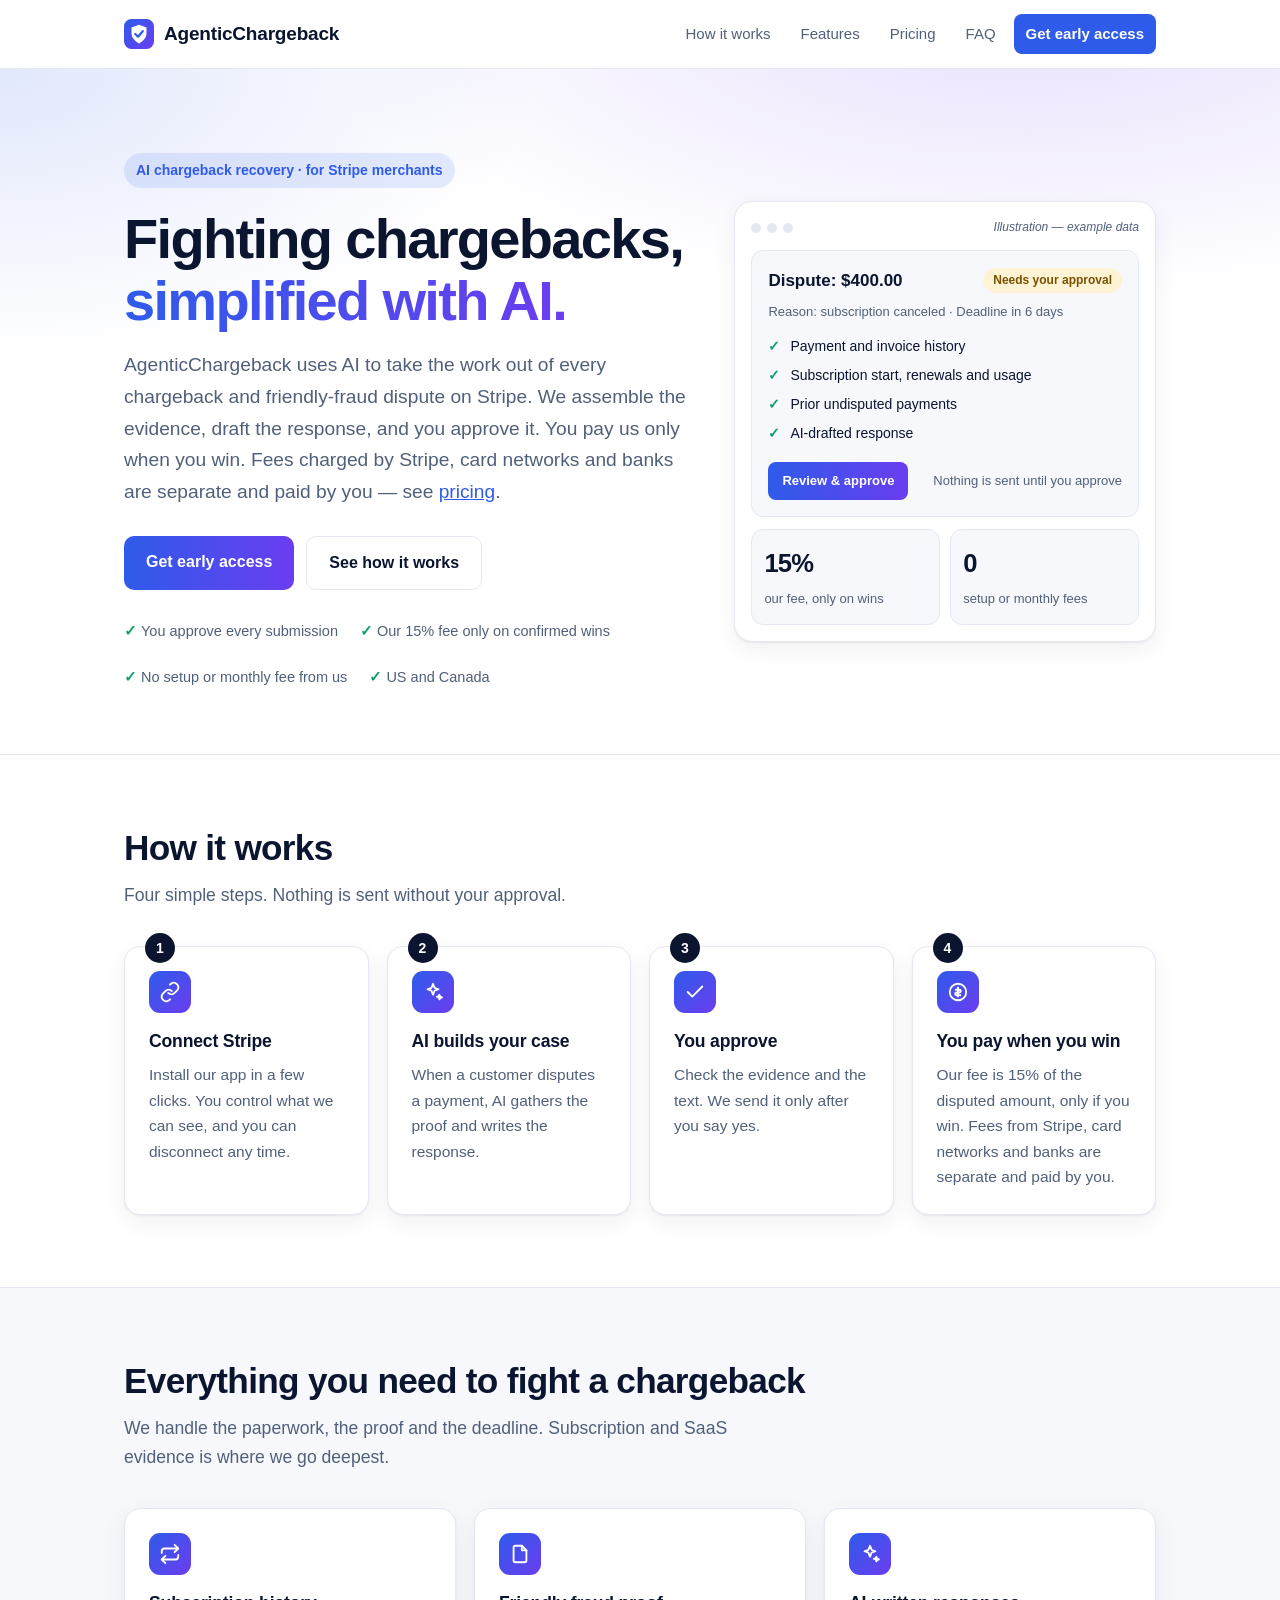
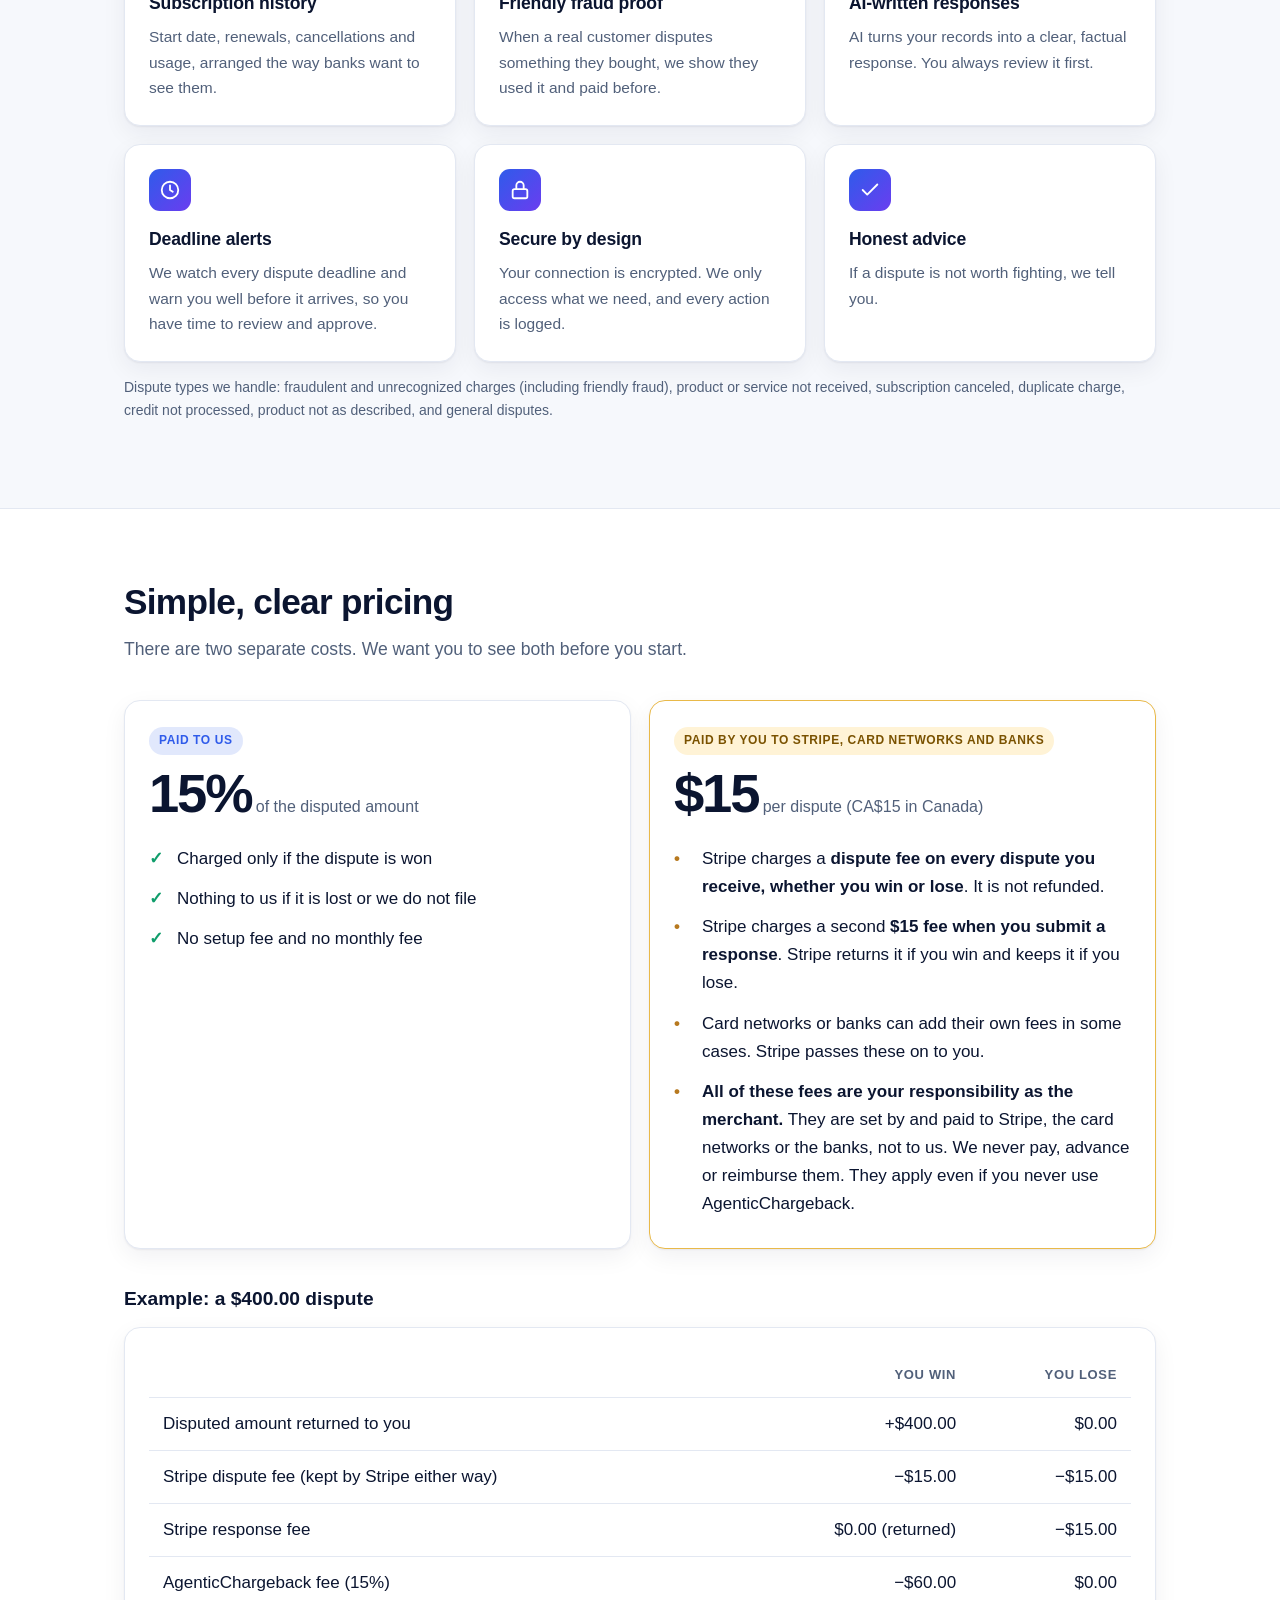
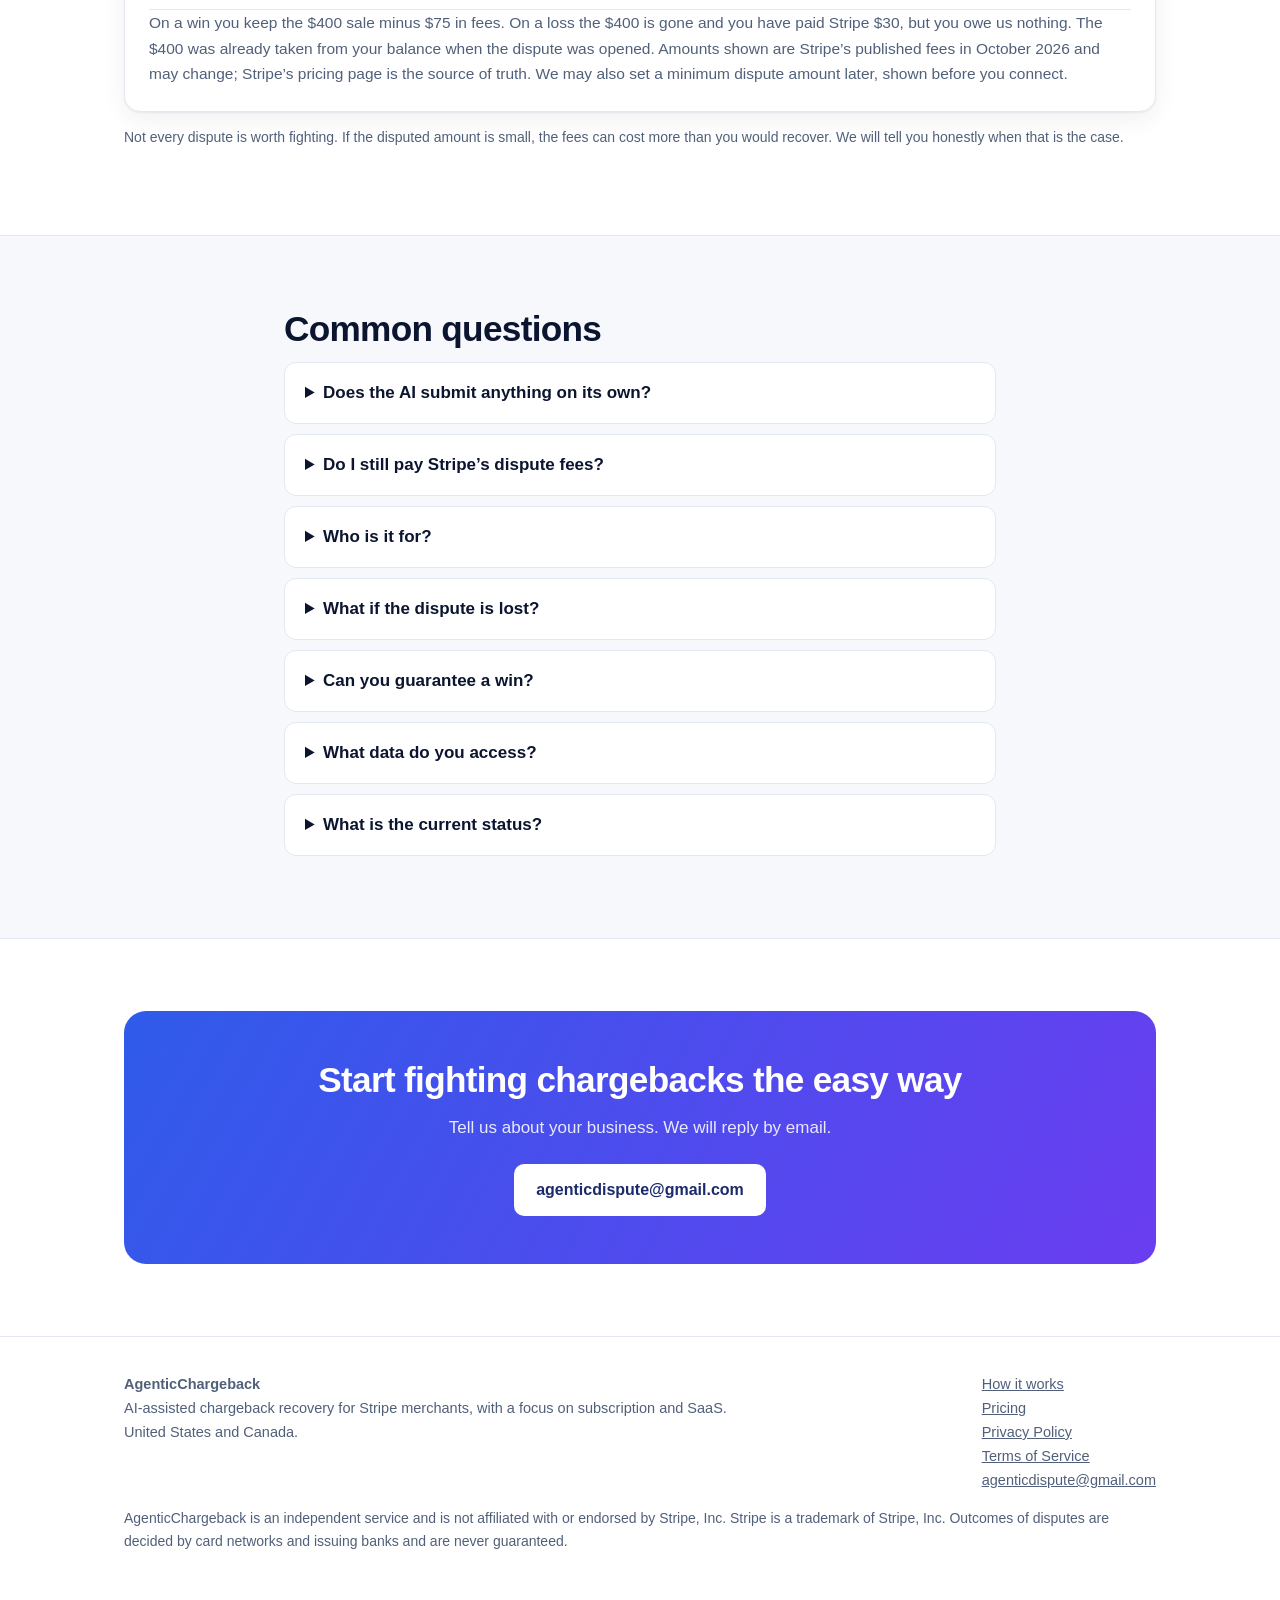
<file: index.html>
<!doctype html><html lang="en"><head><meta charset="utf-8"><meta name="viewport" content="width=device-width,initial-scale=1"><title>AgenticChargeback | AI chargeback recovery for Stripe merchants</title><meta name="description" content="AI-assisted recovery of every kind of chargeback and friendly-fraud dispute on Stripe. You approve every response. Our fee is 15 percent of the disputed amount, only on wins. Stripe dispute fees are separate."><meta name="theme-color" content="#2f5bea"><link rel="stylesheet" href="style.css"></head><body>
<header><div class="wrap"><a class="logo" href="index.html"><svg viewBox="0 0 32 32" aria-hidden="true"><defs><linearGradient id="g" x1="0" y1="0" x2="1" y2="1"><stop offset="0" stop-color="#2f5bea"/><stop offset="1" stop-color="#6a3df0"/></linearGradient></defs><rect width="32" height="32" rx="8" fill="url(#g)"/><path d="M16 6l8 3v6c0 5-3.4 8.6-8 11-4.6-2.4-8-6-8-11V9z" fill="#fff"/><path d="M12 16l3 3 5-6" fill="none" stroke="#2f5bea" stroke-width="2.4" stroke-linecap="round" stroke-linejoin="round"/></svg>AgenticChargeback</a><nav><a href="#how">How it works</a><a href="#features">Features</a><a href="#pricing">Pricing</a><a href="#faq">FAQ</a><a class="btn" href="#contact">Get early access</a></nav></div></header>
<div class="hero"><div class="wrap herogrid"><div>
<span class="eyebrow">AI chargeback recovery &middot; for Stripe merchants</span>
<h1>Fighting chargebacks, <span class="grad">simplified with AI.</span></h1>
<p class="sub">AgenticChargeback uses AI to take the work out of every chargeback and friendly-fraud dispute on Stripe. We assemble the evidence, draft the response, and you approve it. You pay us only when you win. Fees charged by Stripe, card networks and banks are separate and paid by you &mdash; see <a href="#pricing">pricing</a>.</p>
<div class="cta"><a class="btn-lg btn-p" href="#contact">Get early access</a><a class="btn-lg btn-s" href="#how">See how it works</a></div>
<div class="trust"><span>You approve every submission</span><span>Our 15% fee only on confirmed wins</span><span>No setup or monthly fee from us</span><span>US and Canada</span></div></div>
<aside class="mock" aria-label="Illustration of a dispute case">
<div class="mock-top"><span class="dot"></span><span class="dot"></span><span class="dot"></span><em>Illustration &mdash; example data</em></div>
<div class="mock-card"><div class="row"><strong>Dispute: $400.00</strong><span class="pill warn">Needs your approval</span></div>
<p class="mini">Reason: subscription canceled &middot; Deadline in 6 days</p>
<ul class="check"><li>Payment and invoice history</li><li>Subscription start, renewals and usage</li><li>Prior undisputed payments</li><li>AI-drafted response</li></ul>
<div class="row"><span class="btn-mini">Review &amp; approve</span><span class="mini">Nothing is sent until you approve</span></div></div>
<div class="mock-grid"><div class="tile"><b>15%</b><span>our fee, only on wins</span></div><div class="tile"><b>0</b><span>setup or monthly fees</span></div></div>
</aside>
</div></div>

<section id="how"><div class="wrap"><h2>How it works</h2><p class="lead">Four simple steps. Nothing is sent without your approval.</p>
<div class="grid steps">
<div class="card"><div class="ic"><svg viewBox="0 0 24 24" fill="none" stroke="currentColor" stroke-width="2" stroke-linecap="round" stroke-linejoin="round"><path d="M10 13a5 5 0 007 0l3-3a5 5 0 00-7-7l-1 1"/><path d="M14 11a5 5 0 00-7 0l-3 3a5 5 0 007 7l1-1"/></svg></div><h3>Connect Stripe</h3><p>Install our app in a few clicks. You control what we can see, and you can disconnect any time.</p></div>
<div class="card"><div class="ic"><svg viewBox="0 0 24 24" fill="none" stroke="currentColor" stroke-width="2" stroke-linecap="round" stroke-linejoin="round"><path d="M12 3l1.8 4.6L18 9l-4.2 1.4L12 15l-1.8-4.6L6 9l4.2-1.4z"/><path d="M19 15l.8 2 2 .8-2 .8L19 20l-.8-2-2-.8 2-.8z"/></svg></div><h3>AI builds your case</h3><p>When a customer disputes a payment, AI gathers the proof and writes the response.</p></div>
<div class="card"><div class="ic"><svg viewBox="0 0 24 24" fill="none" stroke="currentColor" stroke-width="2" stroke-linecap="round" stroke-linejoin="round"><path d="M20 6L9 17l-5-5"/></svg></div><h3>You approve</h3><p>Check the evidence and the text. We send it only after you say yes.</p></div>
<div class="card"><div class="ic"><svg viewBox="0 0 24 24" fill="none" stroke="currentColor" stroke-width="2" stroke-linecap="round" stroke-linejoin="round"><circle cx="12" cy="12" r="9"/><path d="M12 7v10M9.5 9.5h4a1.5 1.5 0 010 3h-3a1.5 1.5 0 000 3h4"/></svg></div><h3>You pay when you win</h3><p>Our fee is 15% of the disputed amount, only if you win. Fees from Stripe, card networks and banks are separate and paid by you.</p></div>
</div></div></section>

<section class="alt" id="features"><div class="wrap"><h2>Everything you need to fight a chargeback</h2><p class="lead">We handle the paperwork, the proof and the deadline. Subscription and SaaS evidence is where we go deepest.</p>
<div class="grid g3">
<div class="card"><div class="ic"><svg viewBox="0 0 24 24" fill="none" stroke="currentColor" stroke-width="2" stroke-linecap="round" stroke-linejoin="round"><path d="M17 2l4 4-4 4"/><path d="M3 11V9a3 3 0 013-3h15"/><path d="M7 22l-4-4 4-4"/><path d="M21 13v2a3 3 0 01-3 3H3"/></svg></div><h3>Subscription history</h3><p>Start date, renewals, cancellations and usage, arranged the way banks want to see them.</p></div>
<div class="card"><div class="ic"><svg viewBox="0 0 24 24" fill="none" stroke="currentColor" stroke-width="2" stroke-linecap="round" stroke-linejoin="round"><path d="M14 3H7a2 2 0 00-2 2v14a2 2 0 002 2h10a2 2 0 002-2V8z"/><path d="M14 3v5h5"/></svg></div><h3>Friendly fraud proof</h3><p>When a real customer disputes something they bought, we show they used it and paid before.</p></div>
<div class="card"><div class="ic"><svg viewBox="0 0 24 24" fill="none" stroke="currentColor" stroke-width="2" stroke-linecap="round" stroke-linejoin="round"><path d="M12 3l1.8 4.6L18 9l-4.2 1.4L12 15l-1.8-4.6L6 9l4.2-1.4z"/><path d="M19 15l.8 2 2 .8-2 .8L19 20l-.8-2-2-.8 2-.8z"/></svg></div><h3>AI-written responses</h3><p>AI turns your records into a clear, factual response. You always review it first.</p></div>
<div class="card"><div class="ic"><svg viewBox="0 0 24 24" fill="none" stroke="currentColor" stroke-width="2" stroke-linecap="round" stroke-linejoin="round"><circle cx="12" cy="12" r="9"/><path d="M12 7v5l3 2"/></svg></div><h3>Deadline alerts</h3><p>We watch every dispute deadline and warn you well before it arrives, so you have time to review and approve.</p></div>
<div class="card"><div class="ic"><svg viewBox="0 0 24 24" fill="none" stroke="currentColor" stroke-width="2" stroke-linecap="round" stroke-linejoin="round"><rect x="4" y="11" width="16" height="10" rx="2"/><path d="M8 11V7a4 4 0 018 0v4"/></svg></div><h3>Secure by design</h3><p>Your connection is encrypted. We only access what we need, and every action is logged.</p></div>
<div class="card"><div class="ic"><svg viewBox="0 0 24 24" fill="none" stroke="currentColor" stroke-width="2" stroke-linecap="round" stroke-linejoin="round"><path d="M20 6L9 17l-5-5"/></svg></div><h3>Honest advice</h3><p>If a dispute is not worth fighting, we tell you.</p></div>
</div>
<p class="note">Dispute types we handle: fraudulent and unrecognized charges (including friendly fraud), product or service not received, subscription canceled, duplicate charge, credit not processed, product not as described, and general disputes.</p></div></section>

<section id="pricing"><div class="wrap"><h2>Simple, clear pricing</h2><p class="lead">There are two separate costs. We want you to see both before you start.</p>
<div class="price2">
<div class="card"><span class="tag us">Paid to us</span><div class="big">15%<small> of the disputed amount</small></div><ul class="ticks"><li>Charged only if the dispute is won</li><li>Nothing to us if it is lost or we do not file</li><li>No setup fee and no monthly fee</li></ul></div>
<div class="card warnbox"><span class="tag stripe">Paid by you to Stripe, card networks and banks</span><div class="big">$15<small> per dispute (CA$15 in Canada)</small></div><ul class="ticks x"><li>Stripe charges a <strong>dispute fee on every dispute you receive, whether you win or lose</strong>. It is not refunded.</li><li>Stripe charges a second <strong>$15 fee when you submit a response</strong>. Stripe returns it if you win and keeps it if you lose.</li><li>Card networks or banks can add their own fees in some cases. Stripe passes these on to you.</li><li><strong>All of these fees are your responsibility as the merchant.</strong> They are set by and paid to Stripe, the card networks or the banks, not to us. We never pay, advance or reimburse them. They apply even if you never use AgenticChargeback.</li></ul></div></div>
<h3 class="ex">Example: a $400.00 dispute</h3>
<div class="card"><div class="tw"><table><tr><th></th><th>You win</th><th>You lose</th></tr>
<tr><td>Disputed amount returned to you</td><td>+$400.00</td><td>$0.00</td></tr>
<tr><td>Stripe dispute fee (kept by Stripe either way)</td><td>&minus;$15.00</td><td>&minus;$15.00</td></tr>
<tr><td>Stripe response fee</td><td>$0.00 (returned)</td><td>&minus;$15.00</td></tr>
<tr><td>AgenticChargeback fee (15%)</td><td>&minus;$60.00</td><td>$0.00</td></tr></table></div>
<p class="note">On a win you keep the $400 sale minus $75 in fees. On a loss the $400 is gone and you have paid Stripe $30, but you owe us nothing. The $400 was already taken from your balance when the dispute was opened. Amounts shown are Stripe&rsquo;s published fees in October 2026 and may change; Stripe&rsquo;s pricing page is the source of truth. We may also set a minimum dispute amount later, shown before you connect.</p></div>
<p class="note">Not every dispute is worth fighting. If the disputed amount is small, the fees can cost more than you would recover. We will tell you honestly when that is the case.</p></div></section>

<section class="alt" id="faq"><div class="wrap narrow"><h2>Common questions</h2>
<details><summary>Does the AI submit anything on its own?</summary><p>No. AI helps prepare and draft. Nothing is sent to Stripe until you approve the exact evidence and text.</p></details>
<details><summary>Do I still pay Stripe&rsquo;s dispute fees?</summary><p>Yes. Every fee charged by Stripe, the card networks or the banks is the merchant&rsquo;s responsibility, including the dispute fee (win or lose), the response fee (returned if you win) and any network fee. They are billed to you by Stripe, not by us. Our 15% is separate and charged only on wins. See the example under Pricing.</p></details>
<details><summary>Who is it for?</summary><p>Businesses in the United States and Canada that process cards with Stripe. We are strongest for software and subscription businesses.</p></details>
<details><summary>What if the dispute is lost?</summary><p>You owe us nothing. We only charge when a dispute is confirmed as won. Fees from Stripe, card networks and banks still apply and are your responsibility.</p></details>
<details><summary>Can you guarantee a win?</summary><p>No. Card networks and issuing banks decide every outcome. We aim to give you the strongest honest case.</p></details>
<details><summary>What data do you access?</summary><p>Only what is needed to build the evidence: the disputed payment and related invoice, customer and subscription records you authorize. Connection tokens are stored encrypted, and we do not sell data. See our <a href="privacy.html">Privacy Policy</a>.</p></details>
<details><summary>What is the current status?</summary><p>AgenticChargeback is in early access. We are onboarding a small number of merchants, starting with subscription and SaaS businesses.</p></details></div></section>

<section id="contact"><div class="wrap"><div class="band"><h2>Start fighting chargebacks the easy way</h2><p>Tell us about your business. We will reply by email.</p><a class="btn-lg" href="mailto:agenticdispute@gmail.com?subject=Early%20access">agenticdispute@gmail.com</a></div></div></section>
<footer><div class="wrap"><div class="cols"><div><strong>AgenticChargeback</strong><br>AI-assisted chargeback recovery for Stripe merchants, with a focus on subscription and SaaS.<br>United States and Canada.</div><div><a href="index.html#how">How it works</a><br><a href="index.html#pricing">Pricing</a><br><a href="privacy.html">Privacy Policy</a><br><a href="terms.html">Terms of Service</a><br><a href="mailto:agenticdispute@gmail.com">agenticdispute@gmail.com</a></div></div>
<p class="note">AgenticChargeback is an independent service and is not affiliated with or endorsed by Stripe, Inc. Stripe is a trademark of Stripe, Inc. Outcomes of disputes are decided by card networks and issuing banks and are never guaranteed.</p></div></footer></body></html>
</file>
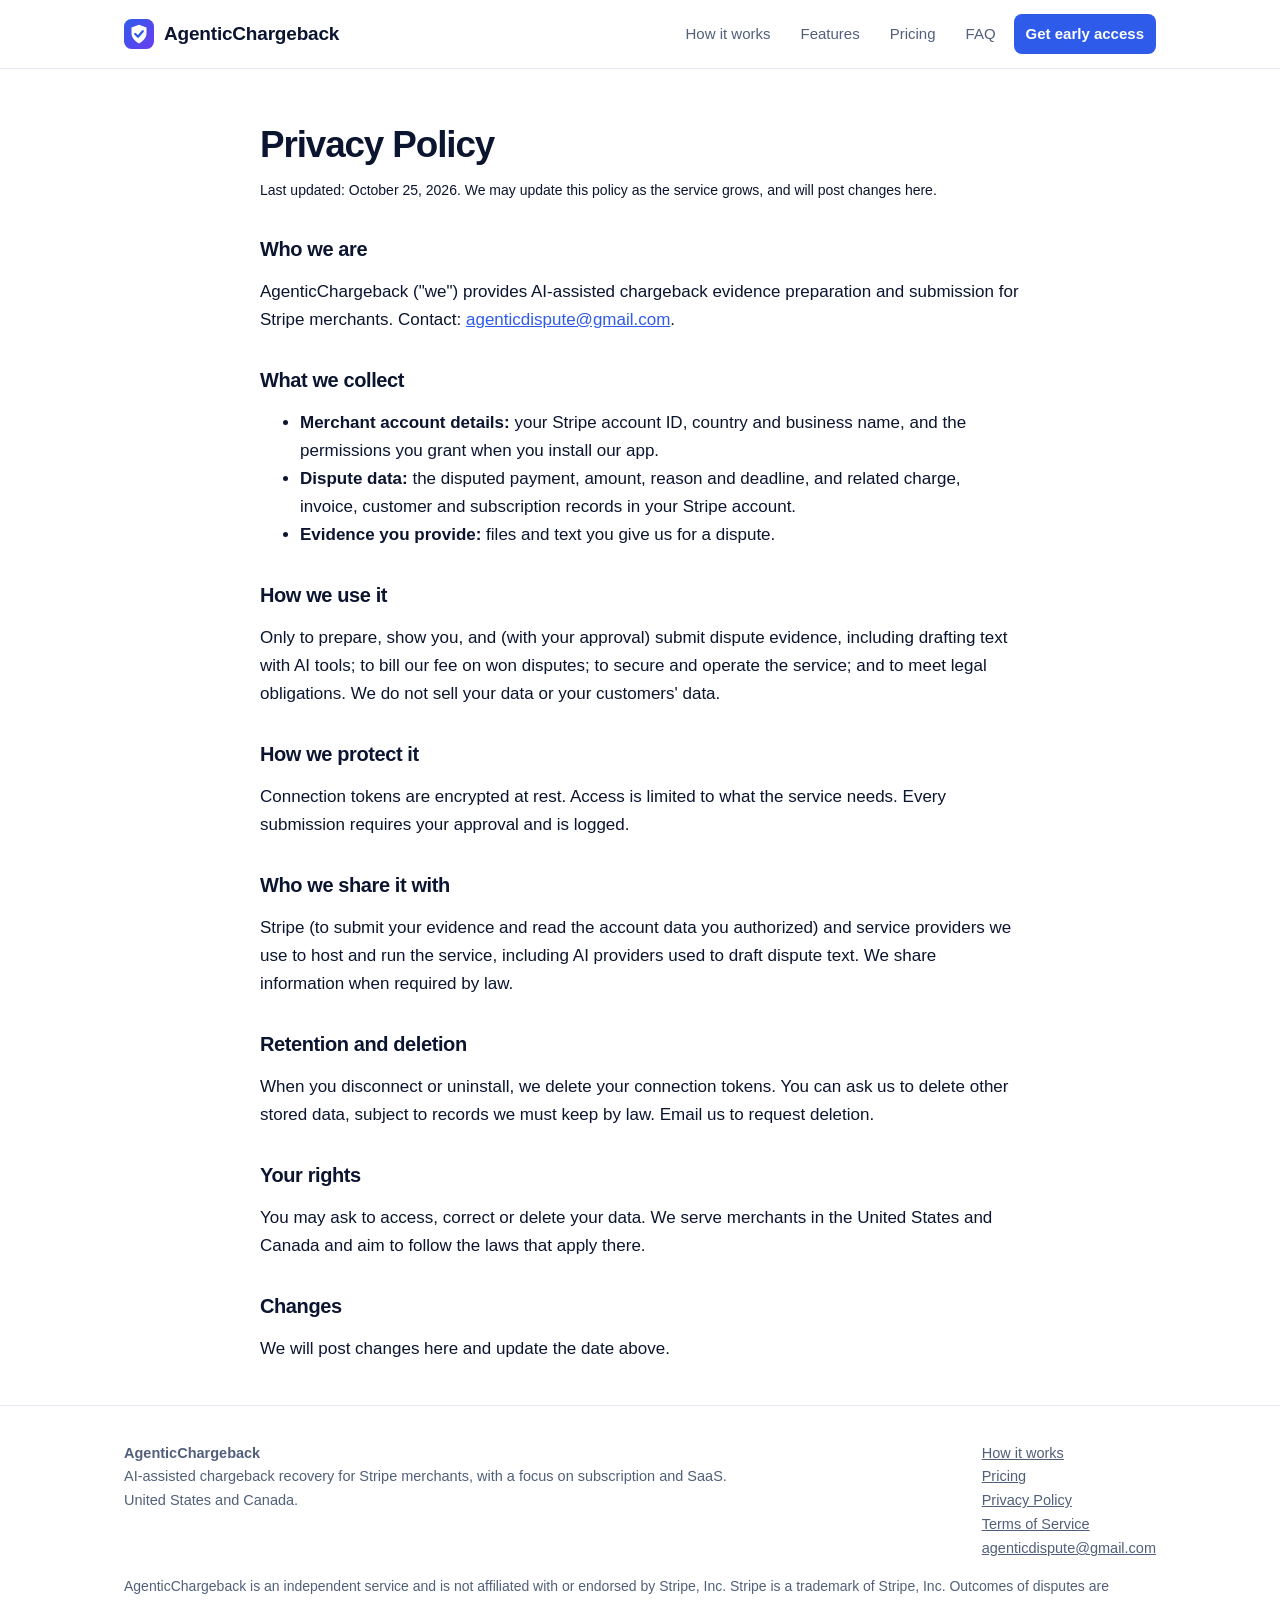
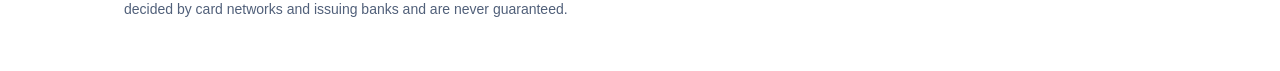
<file: privacy.html>
<!doctype html><html lang="en"><head><meta charset="utf-8"><meta name="viewport" content="width=device-width,initial-scale=1"><title>Privacy Policy | AgenticChargeback</title><meta name="description" content="How AgenticChargeback collects, uses and protects data."><meta name="theme-color" content="#2f5bea"><link rel="stylesheet" href="style.css"></head><body>
<header><div class="wrap"><a class="logo" href="index.html"><svg viewBox="0 0 32 32" aria-hidden="true"><defs><linearGradient id="g" x1="0" y1="0" x2="1" y2="1"><stop offset="0" stop-color="#2f5bea"/><stop offset="1" stop-color="#6a3df0"/></linearGradient></defs><rect width="32" height="32" rx="8" fill="url(#g)"/><path d="M16 6l8 3v6c0 5-3.4 8.6-8 11-4.6-2.4-8-6-8-11V9z" fill="#fff"/><path d="M12 16l3 3 5-6" fill="none" stroke="#2f5bea" stroke-width="2.4" stroke-linecap="round" stroke-linejoin="round"/></svg>AgenticChargeback</a><nav><a href="index.html#how">How it works</a><a href="index.html#features">Features</a><a href="index.html#pricing">Pricing</a><a href="index.html#faq">FAQ</a><a class="btn" href="index.html#contact">Get early access</a></nav></div></header>
<main class="wrap narrow page"><h1>Privacy Policy</h1>
<p class="note">Last updated: October 25, 2026. We may update this policy as the service grows, and will post changes here.</p>
<h2>Who we are</h2><p>AgenticChargeback ("we") provides AI-assisted chargeback evidence preparation and submission for Stripe merchants. Contact: <a href="mailto:agenticdispute@gmail.com">agenticdispute@gmail.com</a>.</p>
<h2>What we collect</h2><ul><li><strong>Merchant account details:</strong> your Stripe account ID, country and business name, and the permissions you grant when you install our app.</li><li><strong>Dispute data:</strong> the disputed payment, amount, reason and deadline, and related charge, invoice, customer and subscription records in your Stripe account.</li><li><strong>Evidence you provide:</strong> files and text you give us for a dispute.</li></ul>
<h2>How we use it</h2><p>Only to prepare, show you, and (with your approval) submit dispute evidence, including drafting text with AI tools; to bill our fee on won disputes; to secure and operate the service; and to meet legal obligations. We do not sell your data or your customers' data.</p>
<h2>How we protect it</h2><p>Connection tokens are encrypted at rest. Access is limited to what the service needs. Every submission requires your approval and is logged.</p>
<h2>Who we share it with</h2><p>Stripe (to submit your evidence and read the account data you authorized) and service providers we use to host and run the service, including AI providers used to draft dispute text. We share information when required by law.</p>
<h2>Retention and deletion</h2><p>When you disconnect or uninstall, we delete your connection tokens. You can ask us to delete other stored data, subject to records we must keep by law. Email us to request deletion.</p>
<h2>Your rights</h2><p>You may ask to access, correct or delete your data. We serve merchants in the United States and Canada and aim to follow the laws that apply there.</p>
<h2>Changes</h2><p>We will post changes here and update the date above.</p></main><footer><div class="wrap"><div class="cols"><div><strong>AgenticChargeback</strong><br>AI-assisted chargeback recovery for Stripe merchants, with a focus on subscription and SaaS.<br>United States and Canada.</div><div><a href="index.html#how">How it works</a><br><a href="index.html#pricing">Pricing</a><br><a href="privacy.html">Privacy Policy</a><br><a href="terms.html">Terms of Service</a><br><a href="mailto:agenticdispute@gmail.com">agenticdispute@gmail.com</a></div></div>
<p class="note">AgenticChargeback is an independent service and is not affiliated with or endorsed by Stripe, Inc. Stripe is a trademark of Stripe, Inc. Outcomes of disputes are decided by card networks and issuing banks and are never guaranteed.</p></div></footer></body></html>
</file>
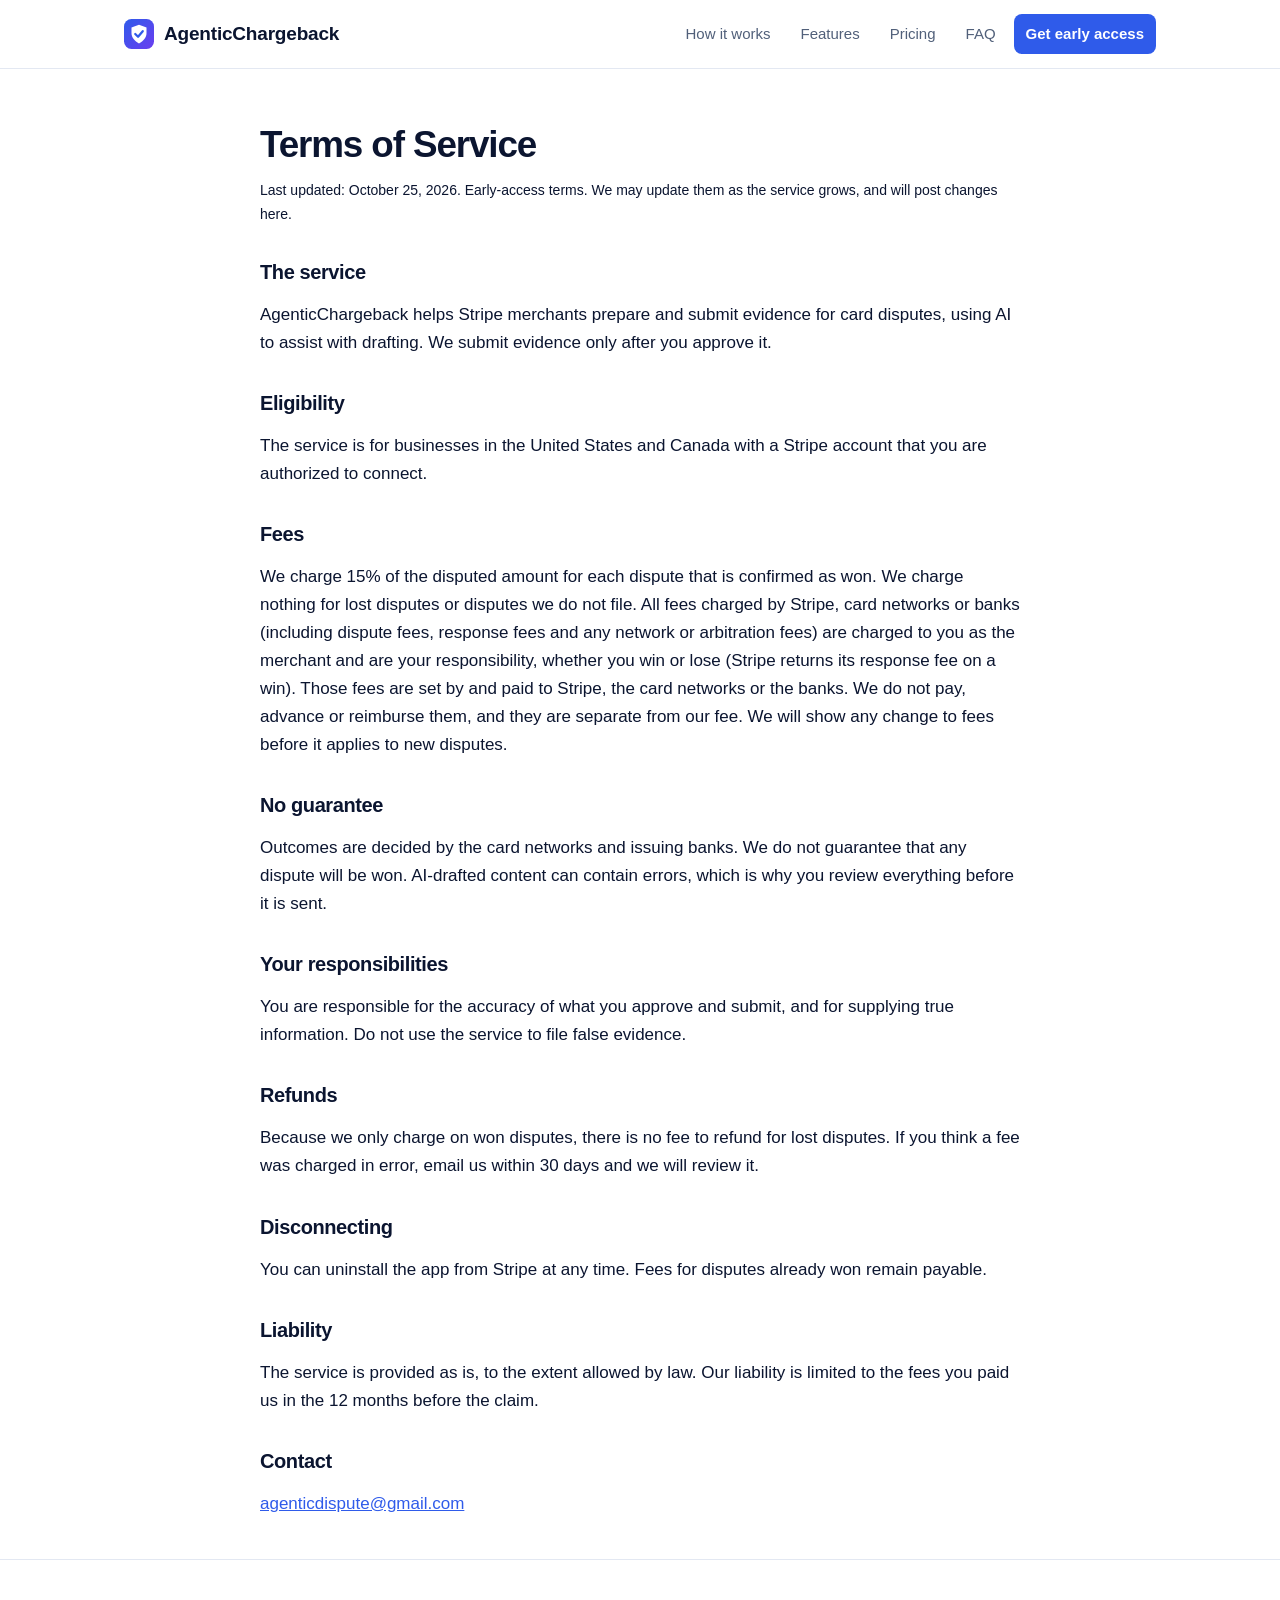
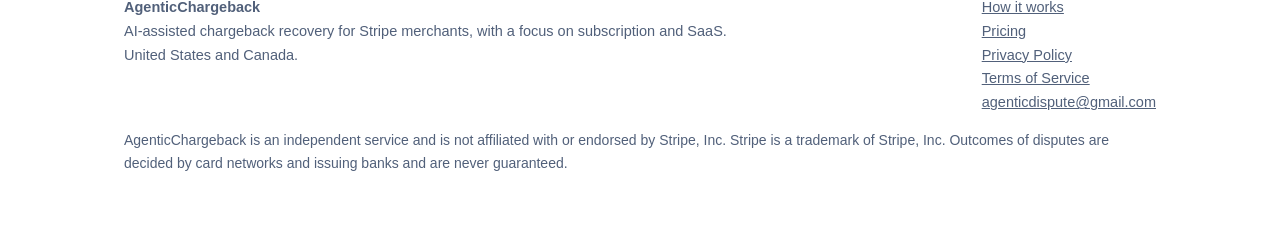
<file: terms.html>
<!doctype html><html lang="en"><head><meta charset="utf-8"><meta name="viewport" content="width=device-width,initial-scale=1"><title>Terms of Service | AgenticChargeback</title><meta name="description" content="Terms for using AgenticChargeback."><meta name="theme-color" content="#2f5bea"><link rel="stylesheet" href="style.css"></head><body>
<header><div class="wrap"><a class="logo" href="index.html"><svg viewBox="0 0 32 32" aria-hidden="true"><defs><linearGradient id="g" x1="0" y1="0" x2="1" y2="1"><stop offset="0" stop-color="#2f5bea"/><stop offset="1" stop-color="#6a3df0"/></linearGradient></defs><rect width="32" height="32" rx="8" fill="url(#g)"/><path d="M16 6l8 3v6c0 5-3.4 8.6-8 11-4.6-2.4-8-6-8-11V9z" fill="#fff"/><path d="M12 16l3 3 5-6" fill="none" stroke="#2f5bea" stroke-width="2.4" stroke-linecap="round" stroke-linejoin="round"/></svg>AgenticChargeback</a><nav><a href="index.html#how">How it works</a><a href="index.html#features">Features</a><a href="index.html#pricing">Pricing</a><a href="index.html#faq">FAQ</a><a class="btn" href="index.html#contact">Get early access</a></nav></div></header>
<main class="wrap narrow page"><h1>Terms of Service</h1>
<p class="note">Last updated: October 25, 2026. Early-access terms. We may update them as the service grows, and will post changes here.</p>
<h2>The service</h2><p>AgenticChargeback helps Stripe merchants prepare and submit evidence for card disputes, using AI to assist with drafting. We submit evidence only after you approve it.</p>
<h2>Eligibility</h2><p>The service is for businesses in the United States and Canada with a Stripe account that you are authorized to connect.</p>
<h2>Fees</h2><p>We charge 15% of the disputed amount for each dispute that is confirmed as won. We charge nothing for lost disputes or disputes we do not file. All fees charged by Stripe, card networks or banks (including dispute fees, response fees and any network or arbitration fees) are charged to you as the merchant and are your responsibility, whether you win or lose (Stripe returns its response fee on a win). Those fees are set by and paid to Stripe, the card networks or the banks. We do not pay, advance or reimburse them, and they are separate from our fee. We will show any change to fees before it applies to new disputes.</p>
<h2>No guarantee</h2><p>Outcomes are decided by the card networks and issuing banks. We do not guarantee that any dispute will be won. AI-drafted content can contain errors, which is why you review everything before it is sent.</p>
<h2>Your responsibilities</h2><p>You are responsible for the accuracy of what you approve and submit, and for supplying true information. Do not use the service to file false evidence.</p>
<h2>Refunds</h2><p>Because we only charge on won disputes, there is no fee to refund for lost disputes. If you think a fee was charged in error, email us within 30 days and we will review it.</p>
<h2>Disconnecting</h2><p>You can uninstall the app from Stripe at any time. Fees for disputes already won remain payable.</p>
<h2>Liability</h2><p>The service is provided as is, to the extent allowed by law. Our liability is limited to the fees you paid us in the 12 months before the claim.</p>
<h2>Contact</h2><p><a href="mailto:agenticdispute@gmail.com">agenticdispute@gmail.com</a></p></main><footer><div class="wrap"><div class="cols"><div><strong>AgenticChargeback</strong><br>AI-assisted chargeback recovery for Stripe merchants, with a focus on subscription and SaaS.<br>United States and Canada.</div><div><a href="index.html#how">How it works</a><br><a href="index.html#pricing">Pricing</a><br><a href="privacy.html">Privacy Policy</a><br><a href="terms.html">Terms of Service</a><br><a href="mailto:agenticdispute@gmail.com">agenticdispute@gmail.com</a></div></div>
<p class="note">AgenticChargeback is an independent service and is not affiliated with or endorsed by Stripe, Inc. Stripe is a trademark of Stripe, Inc. Outcomes of disputes are decided by card networks and issuing banks and are never guaranteed.</p></div></footer></body></html>
</file>
<file: style.css>
:root{
  --bg:#ffffff;--bg2:#f6f8fc;--fg:#0b1530;--muted:#51607a;--line:#e3e8f2;
  --brand:#2f5bea;--brand2:#6a3df0;--brand-ink:#ffffff;--ok:#0f9d6b;
  --card:#ffffff;--shadow:0 1px 2px rgba(11,21,48,.06),0 8px 24px rgba(11,21,48,.06);
  --hero:radial-gradient(1200px 500px at 80% -10%,rgba(106,61,240,.16),transparent 60%),radial-gradient(900px 480px at 0% 0%,rgba(47,91,234,.14),transparent 60%);
}
@media (prefers-color-scheme:dark){:root{
  --bg:#070d1f;--bg2:#0c1530;--fg:#e8edf9;--muted:#9aa8c7;--line:#1b2747;
  --brand:#7c9bff;--brand2:#a58bff;--brand-ink:#07102a;--ok:#3ddc9f;--card:#0e1836;--shadow:0 1px 2px rgba(0,0,0,.4),0 10px 30px rgba(0,0,0,.35);
  --hero:radial-gradient(1200px 500px at 80% -10%,rgba(124,155,255,.18),transparent 60%),radial-gradient(900px 480px at 0% 0%,rgba(165,139,255,.14),transparent 60%);}}
*{box-sizing:border-box}html{scroll-behavior:smooth}
body{margin:0;background:var(--bg);color:var(--fg);font:17px/1.65 -apple-system,BlinkMacSystemFont,"Segoe UI",Inter,Roboto,Helvetica,Arial,sans-serif;-webkit-font-smoothing:antialiased}
a{color:var(--brand)}
.wrap{max-width:1080px;margin:0 auto;padding:0 24px}
.narrow{max-width:760px}
header{position:sticky;top:0;z-index:10;background:color-mix(in srgb,var(--bg) 88%,transparent);backdrop-filter:saturate(180%) blur(12px);border-bottom:1px solid var(--line)}
header .wrap{display:flex;align-items:center;justify-content:space-between;height:68px;gap:12px}
.logo{display:flex;align-items:center;gap:10px;font-weight:700;font-size:19px;color:var(--fg);text-decoration:none;letter-spacing:-.01em}
.logo svg{width:30px;height:30px}
nav{display:flex;align-items:center;gap:6px;flex-wrap:wrap}
nav a{color:var(--muted);text-decoration:none;padding:8px 12px;border-radius:8px;font-size:15px}
nav a:hover{color:var(--fg);background:var(--bg2)}
nav a.btn{background:var(--brand);color:var(--brand-ink);font-weight:600}
nav a.btn:hover{filter:brightness(1.08);background:var(--brand)}
.hero{background:var(--hero);padding:84px 0 64px;border-bottom:1px solid var(--line)}
.eyebrow{display:inline-flex;align-items:center;gap:8px;font-size:14px;font-weight:600;color:var(--brand);background:color-mix(in srgb,var(--brand) 12%,transparent);padding:6px 12px;border-radius:999px}
h1{font-size:clamp(2.1rem,5vw,3.5rem);line-height:1.1;letter-spacing:-.03em;margin:20px 0 18px;max-width:18ch}
h1 .grad{background:linear-gradient(90deg,var(--brand),var(--brand2));-webkit-background-clip:text;background-clip:text;color:transparent}
.sub{font-size:1.2rem;color:var(--muted);max-width:60ch;margin:0 0 28px}
.cta{display:flex;gap:12px;flex-wrap:wrap}
.btn-lg{display:inline-block;padding:13px 22px;border-radius:10px;font-weight:600;text-decoration:none;font-size:16px}
.btn-p{background:linear-gradient(90deg,var(--brand),var(--brand2));color:#fff}
.btn-s{border:1px solid var(--line);color:var(--fg);background:var(--card)}
.btn-lg:hover{filter:brightness(1.06)}
.trust{display:flex;gap:22px;flex-wrap:wrap;margin-top:30px;color:var(--muted);font-size:14.5px}
.trust span::before{content:"✓ ";color:var(--ok);font-weight:700}
section{padding:72px 0}
section.alt{background:var(--bg2);border-top:1px solid var(--line);border-bottom:1px solid var(--line)}
h2{font-size:clamp(1.6rem,3vw,2.2rem);letter-spacing:-.02em;line-height:1.2;margin:0 0 12px}
.lead{color:var(--muted);font-size:1.1rem;max-width:62ch;margin:0 0 36px}
.grid{display:grid;gap:18px;grid-template-columns:repeat(auto-fit,minmax(230px,1fr))}
.card{background:var(--card);border:1px solid var(--line);border-radius:16px;padding:24px;box-shadow:var(--shadow)}
.card h3{margin:14px 0 6px;font-size:1.1rem;letter-spacing:-.01em}
.card p{margin:0;color:var(--muted);font-size:15.5px}
.ic{width:42px;height:42px;border-radius:11px;background:linear-gradient(135deg,var(--brand),var(--brand2));display:flex;align-items:center;justify-content:center;color:#fff;font-weight:700}
.ic svg{width:22px;height:22px}
.steps{counter-reset:s}
.steps .card{position:relative}
.steps .card::before{counter-increment:s;content:counter(s);position:absolute;top:-14px;left:20px;width:30px;height:30px;border-radius:50%;background:var(--fg);color:var(--bg);display:flex;align-items:center;justify-content:center;font-weight:700;font-size:14px}
.price{display:grid;gap:24px;grid-template-columns:1.1fr 1fr;align-items:start}
@media(max-width:800px){.price{grid-template-columns:1fr}}
.big{font-size:3.4rem;font-weight:800;letter-spacing:-.04em;line-height:1}
.big small{font-size:1rem;font-weight:500;color:var(--muted);letter-spacing:0}
ul.ticks{list-style:none;padding:0;margin:18px 0 0}
ul.ticks li{padding:6px 0 6px 28px;position:relative;color:var(--fg)}
ul.ticks li::before{content:"✓";position:absolute;left:0;color:var(--ok);font-weight:700}
table{border-collapse:collapse;width:100%}
th,td{text-align:left;padding:12px 14px;border-bottom:1px solid var(--line)}
th{font-size:13px;text-transform:uppercase;letter-spacing:.05em;color:var(--muted)}
td:last-child,th:last-child{text-align:right}
.note{font-size:14px;color:var(--muted);margin-top:14px}
details{border:1px solid var(--line);border-radius:12px;background:var(--card);padding:16px 20px;margin:10px 0}
summary{cursor:pointer;font-weight:600}
details p{color:var(--muted);margin:10px 0 0}
.band{background:linear-gradient(120deg,var(--brand),var(--brand2));color:#fff;border-radius:22px;padding:48px 32px;text-align:center}
.band h2{color:#fff}.band p{color:rgba(255,255,255,.88);margin:0 auto 22px;max-width:56ch}
.band a{background:#fff;color:#1b2a6b}
footer{border-top:1px solid var(--line);padding:36px 0;color:var(--muted);font-size:14.5px}
footer .cols{display:flex;justify-content:space-between;gap:24px;flex-wrap:wrap}
footer a{color:var(--muted)}
.page{padding:56px 0 24px}
.page h1{font-size:2.3rem;max-width:none;margin:0 0 6px}
.page h2{font-size:1.25rem;margin:34px 0 6px}
.page p,.page li{color:var(--fg)}
.g3{grid-template-columns:repeat(auto-fit,minmax(300px,1fr))}

.herogrid{display:grid;grid-template-columns:1.15fr .85fr;gap:40px;align-items:center}
@media(max-width:900px){.herogrid{grid-template-columns:1fr}}
.mock{background:var(--card);border:1px solid var(--line);border-radius:18px;box-shadow:var(--shadow);padding:16px;max-width:430px;width:100%;justify-self:end}
.mock-top{display:flex;align-items:center;gap:6px;margin-bottom:12px}.mock-top em{margin-left:auto;font-size:12px;color:var(--muted)}
.dot{width:10px;height:10px;border-radius:50%;background:var(--line)}
.mock-card{border:1px solid var(--line);border-radius:12px;padding:16px;background:var(--bg2)}
.mock .row{display:flex;justify-content:space-between;align-items:center;gap:8px;flex-wrap:wrap}
.mini{font-size:13px;color:var(--muted);margin:6px 0}
.pill{font-size:12px;font-weight:600;padding:3px 10px;border-radius:999px}.pill.warn{background:#fff3d6;color:#7a5200}
@media(prefers-color-scheme:dark){.pill.warn{background:#3a2d0a;color:#ffd47a}}
ul.check{list-style:none;padding:0;margin:10px 0 14px}ul.check li{font-size:14px;padding:3px 0 3px 22px;position:relative}ul.check li::before{content:"✓";position:absolute;left:0;color:var(--ok);font-weight:700}
.btn-mini{background:linear-gradient(90deg,var(--brand),var(--brand2));color:#fff;font-size:13px;font-weight:600;padding:8px 14px;border-radius:8px}
.mock-grid{display:grid;grid-template-columns:1fr 1fr;gap:10px;margin-top:12px}
.tile{background:var(--bg2);border:1px solid var(--line);border-radius:12px;padding:12px}.tile b{display:block;font-size:1.6rem;letter-spacing:-.03em}.tile span{font-size:13px;color:var(--muted)}
.price2{display:grid;gap:18px;grid-template-columns:1fr 1fr}
@media(max-width:800px){.price2{grid-template-columns:1fr}}
.tag{display:inline-block;font-size:12px;font-weight:700;text-transform:uppercase;letter-spacing:.05em;padding:4px 10px;border-radius:999px;margin-bottom:12px}
.tag.us{background:color-mix(in srgb,var(--brand) 14%,transparent);color:var(--brand)}
.tag.stripe{background:#fff3d6;color:#7a5200}
@media(prefers-color-scheme:dark){.tag.stripe{background:#3a2d0a;color:#ffd47a}}
.warnbox{border-color:#e9b949}
ul.ticks.x li::before{content:"•";color:#b7791f}
h3.ex{margin:34px 0 12px;font-size:1.2rem}
td:first-child,th:first-child{text-align:left}td:not(:first-child),th:not(:first-child){text-align:right}
.tw{overflow-x:auto}@media(max-width:560px){.price2 table,.tw table{font-size:13.5px}th,td{padding:9px 6px}}
</file>
